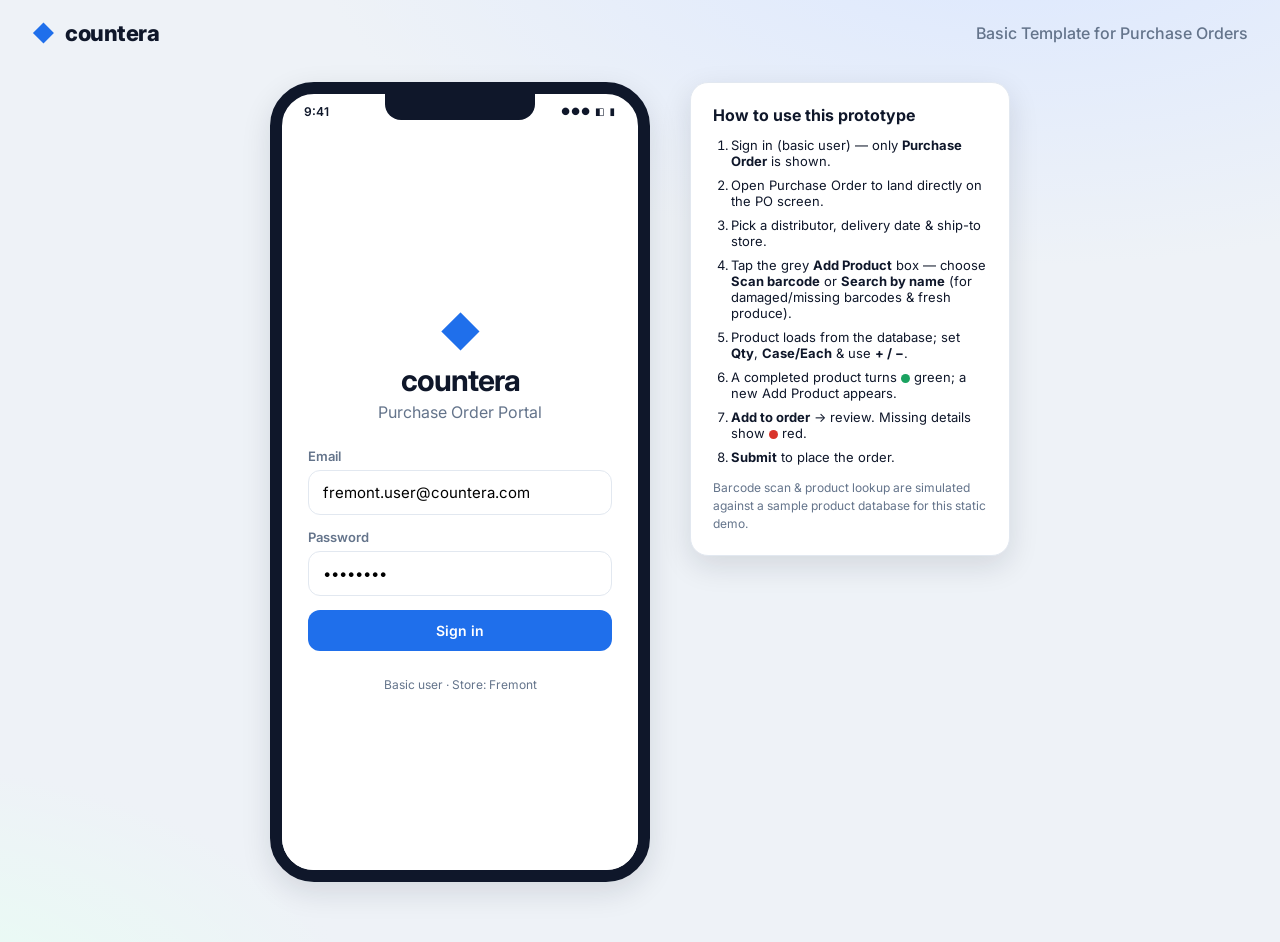
<file: index.html>
<!DOCTYPE html>
<html lang="en">
<head>
  <meta charset="UTF-8" />
  <meta name="viewport" content="width=device-width, initial-scale=1.0" />
  <title>Countera — Basic Template for Purchase Orders</title>
  <link rel="preconnect" href="https://fonts.googleapis.com" />
  <link rel="preconnect" href="https://fonts.gstatic.com" crossorigin />
  <link href="https://fonts.googleapis.com/css2?family=Inter:wght@400;500;600;700;800&display=swap" rel="stylesheet" />
  <link rel="stylesheet" href="styles.css" />
</head>
<body>
  <header class="page-header">
    <div class="brand">
      <span class="brand-mark">◆</span>
      <span class="brand-name">countera</span>
    </div>
    <div class="page-subtitle">Basic Template for Purchase Orders</div>
  </header>

  <main class="stage">
    <!-- Phone device frame -->
    <div class="phone" id="phone">
      <div class="phone-notch"></div>

      <!-- Status bar -->
      <div class="status-bar">
        <span>9:41</span>
        <span class="status-icons">●●● ◧ ▮</span>
      </div>

      <!-- ============ SCREEN 1: LOGIN ============ -->
      <section class="screen screen--login active" data-screen="login">
        <div class="login-wrap">
          <div class="login-brand">
            <span class="brand-mark big">◆</span>
            <h1>countera</h1>
            <p>Purchase Order Portal</p>
          </div>
          <form class="login-form" id="loginForm">
            <label>
              <span>Email</span>
              <input type="email" value="fremont.user@countera.com" autocomplete="username" />
            </label>
            <label>
              <span>Password</span>
              <input type="password" value="••••••••" autocomplete="current-password" />
            </label>
            <button type="submit" class="btn btn--primary btn--block">Sign in</button>
          </form>
          <p class="login-note">Basic user · Store: Fremont</p>
        </div>
      </section>

      <!-- ============ SCREEN 2: DASHBOARD ============ -->
      <section class="screen screen--dashboard" data-screen="dashboard">
        <div class="topbar">
          <div class="topbar-title">Home</div>
          <div class="avatar">FU</div>
        </div>
        <div class="dash-greeting">
          <h2>Welcome back</h2>
          <p>Fremont Store</p>
        </div>
        <!-- Only Purchase Order is visible for basic users (access controlled) -->
        <div class="tabs-grid">
          <button class="tile" id="openPO">
            <span class="tile-icon">🧾</span>
            <span class="tile-label">Purchase Order</span>
            <span class="tile-sub">Create &amp; manage POs</span>
          </button>
        </div>
        <p class="dash-hint">Your access level shows only the tools you need.</p>
      </section>

      <!-- ============ SCREEN 3: PO ENTRY ============ -->
      <section class="screen screen--po" data-screen="po">
        <div class="topbar">
          <button class="icon-btn" data-back="dashboard">‹</button>
          <div class="topbar-title">Purchase Order</div>
          <span class="topbar-spacer"></span>
        </div>

        <div class="po-scroll">
          <!-- Header: distributor + delivery date -->
          <div class="po-head">
            <label class="field field--dist">
              <span class="field-label">Distributor Name</span>
              <select id="distributor">
                <option value="">Select distributor</option>
                <option>PepsiCo Distribution</option>
                <option>Coca-Cola Bottling Co.</option>
                <option>Sysco Foods</option>
                <option>Reyes Beverage Group</option>
              </select>
            </label>
            <label class="field field--date">
              <span class="field-label">Exp. Delivery</span>
              <input type="date" id="deliveryDate" />
            </label>
          </div>

          <!-- Ship to -->
          <label class="field field--ship">
            <span class="field-label">Ship to</span>
            <select id="shipTo">
              <!-- populated by JS based on store access -->
            </select>
            <small class="ship-note" id="shipNote"></small>
          </label>

          <div class="section-divider"><span>Products</span></div>

          <!-- Product rows are injected here -->
          <div id="productList" class="product-list"></div>
        </div>

        <!-- Add to order (bottom-left) -->
        <div class="po-footer">
          <button class="btn btn--primary" id="addToOrder">Add to order</button>
          <span class="po-count" id="poCount">0 items</span>
        </div>
      </section>

      <!-- ============ SCREEN 4: REVIEW ============ -->
      <section class="screen screen--review" data-screen="review">
        <div class="topbar">
          <button class="icon-btn" data-back="po">‹</button>
          <div class="topbar-title">Review Order</div>
          <span class="topbar-spacer"></span>
        </div>

        <div class="review-scroll">
          <div class="review-head" id="reviewHead"></div>
          <div class="section-divider"><span>Items</span></div>
          <div id="reviewList" class="review-list"></div>
          <p class="review-warn" id="reviewWarn"></p>
        </div>

        <!-- Submit (bottom-right) -->
        <div class="review-footer">
          <span class="review-total" id="reviewTotal"></span>
          <button class="btn btn--primary" id="submitOrder">Submit</button>
        </div>
      </section>

      <!-- ============ SCREEN 5: SUCCESS ============ -->
      <section class="screen screen--success" data-screen="success">
        <div class="success-wrap">
          <div class="success-check">✓</div>
          <h2>Order placed</h2>
          <p id="successMsg">Your purchase order has been submitted successfully.</p>
          <button class="btn btn--primary btn--block" id="newOrder">Create another order</button>
        </div>
      </section>

      <!-- Add-method chooser (scan vs search) -->
      <div class="sheet-overlay" id="methodOverlay" hidden>
        <div class="sheet">
          <div class="sheet-handle"></div>
          <h3 class="sheet-title">Add a product</h3>
          <p class="sheet-sub">Scan the barcode, or search by name if it's damaged or missing (e.g. fresh produce).</p>
          <button class="method-btn" id="methodScan">
            <span class="method-icon">📷</span>
            <span class="method-text"><b>Scan barcode</b><small>Open camera and scan</small></span>
            <span class="method-arrow">›</span>
          </button>
          <button class="method-btn" id="methodSearch">
            <span class="method-icon">🔎</span>
            <span class="method-text"><b>Search by name</b><small>No barcode? Type the product name</small></span>
            <span class="method-arrow">›</span>
          </button>
          <button class="btn btn--ghost btn--block sheet-cancel" id="methodCancel">Cancel</button>
        </div>
      </div>

      <!-- Search-by-name overlay -->
      <div class="sheet-overlay" id="searchOverlay" hidden>
        <div class="sheet sheet--search">
          <div class="sheet-handle"></div>
          <div class="search-head">
            <h3 class="sheet-title">Search product</h3>
            <button class="icon-btn" id="searchClose">✕</button>
          </div>
          <input type="text" id="searchInput" class="search-input" placeholder="Type a product name…" autocomplete="off" />
          <div class="search-results" id="searchResults"></div>
        </div>
      </div>

      <!-- Camera / scan overlay -->
      <div class="scan-overlay" id="scanOverlay" hidden>
        <div class="scan-camera">
          <div class="scan-frame">
            <span class="scan-line"></span>
          </div>
          <p class="scan-text">Scanning barcode…</p>
          <p class="scan-sub">Point camera at the product barcode</p>
          <button class="btn btn--ghost" id="cancelScan">Cancel</button>
        </div>
      </div>
    </div>

    <aside class="legend">
      <h3>How to use this prototype</h3>
      <ol>
        <li>Sign in (basic user) — only <b>Purchase Order</b> is shown.</li>
        <li>Open Purchase Order to land directly on the PO screen.</li>
        <li>Pick a distributor, delivery date &amp; ship-to store.</li>
        <li>Tap the grey <b>Add Product</b> box — choose <b>Scan barcode</b> or <b>Search by name</b> (for damaged/missing barcodes &amp; fresh produce).</li>
        <li>Product loads from the database; set <b>Qty</b>, <b>Case/Each</b> &amp; use <b>+ / −</b>.</li>
        <li>A completed product turns <span class="dot dot--green"></span> green; a new Add Product appears.</li>
        <li><b>Add to order</b> → review. Missing details show <span class="dot dot--red"></span> red.</li>
        <li><b>Submit</b> to place the order.</li>
      </ol>
      <p class="legend-note">Barcode scan &amp; product lookup are simulated against a sample product database for this static demo.</p>
    </aside>
  </main>

  <script src="data.js"></script>
  <script src="app.js"></script>
</body>
</html>
</file>
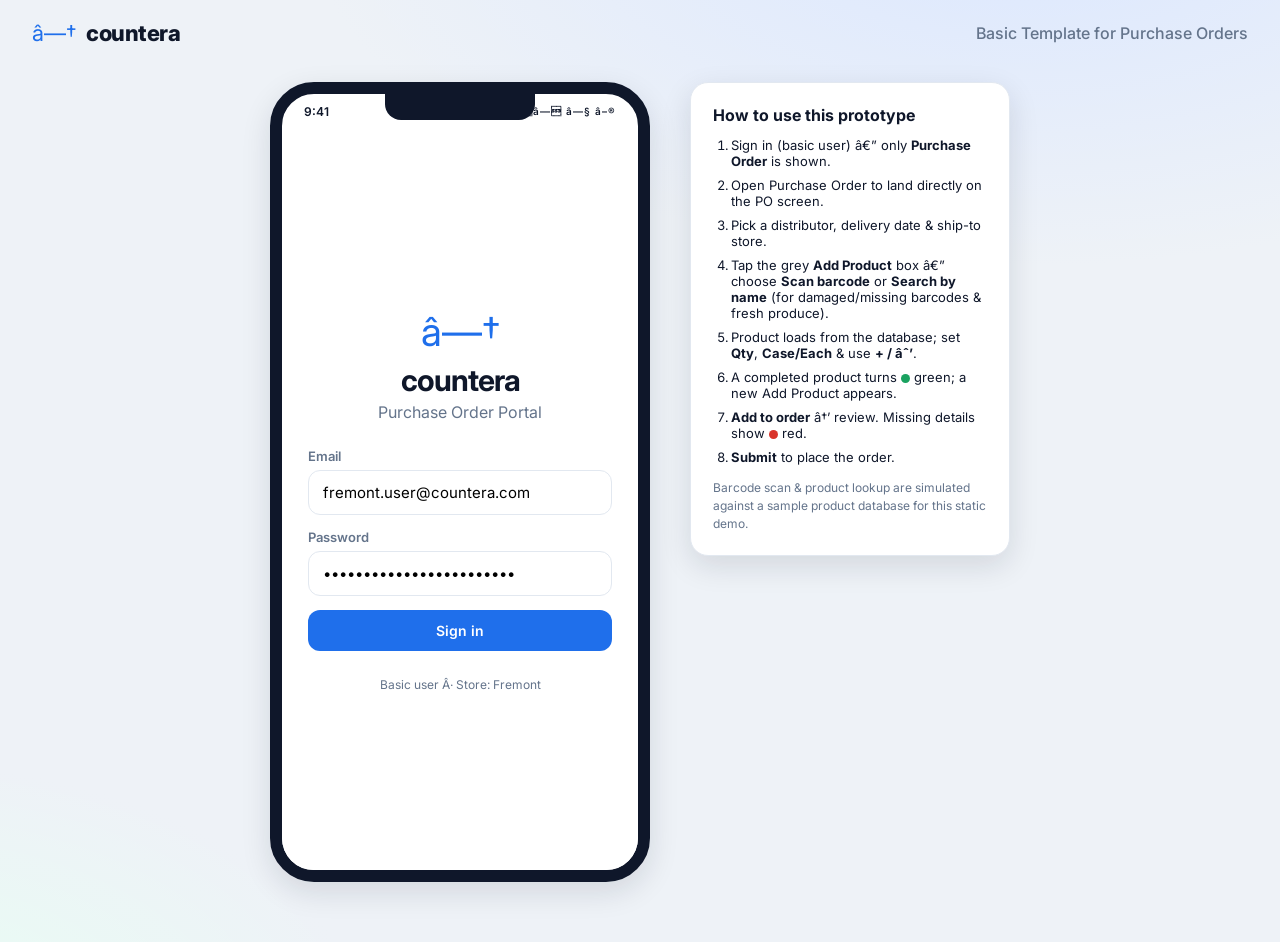
<file: countera-po.html>
﻿<!DOCTYPE html>
<html lang="en">
<head>
  <meta charset="UTF-8" />
  <meta name="viewport" content="width=device-width, initial-scale=1.0" />
  <title>Countera â€” Basic Template for Purchase Orders</title>
  <link rel="preconnect" href="https://fonts.googleapis.com" />
  <link rel="preconnect" href="https://fonts.gstatic.com" crossorigin />
  <link href="https://fonts.googleapis.com/css2?family=Inter:wght@400;500;600;700;800&display=swap" rel="stylesheet" />
  <style>
:root {
  --brand: #1f6feb;
  --brand-dark: #1a5fd0;
  --ink: #0f172a;
  --muted: #64748b;
  --line: #e2e8f0;
  --bg: #eef2f7;
  --grey-box: #e9edf2;
  --grey-box-line: #d3dae3;
  --green: #1aa260;
  --green-bg: #e7f7ee;
  --green-line: #bfe9d0;
  --red: #d9342b;
  --red-bg: #fdeceb;
  --red-line: #f3c4c1;
  --radius: 16px;
  --shadow: 0 10px 30px rgba(15, 23, 42, 0.12);
}

* { box-sizing: border-box; margin: 0; padding: 0; }

body {
  font-family: "Inter", system-ui, -apple-system, sans-serif;
  color: var(--ink);
  background:
    radial-gradient(1200px 600px at 80% -10%, #dbe7ff 0%, transparent 60%),
    radial-gradient(900px 500px at -10% 110%, #e7fff3 0%, transparent 55%),
    var(--bg);
  min-height: 100vh;
}

/* ---------- Page header ---------- */
.page-header {
  display: flex;
  align-items: center;
  justify-content: space-between;
  padding: 20px 32px;
  flex-wrap: wrap;
  gap: 8px;
}
.brand { display: flex; align-items: center; gap: 10px; }
.brand-mark { color: var(--brand); font-size: 22px; }
.brand-mark.big { font-size: 40px; }
.brand-name {
  font-weight: 800;
  font-size: 22px;
  letter-spacing: -0.5px;
}
.page-subtitle { color: var(--muted); font-weight: 500; }

/* ---------- Stage / layout ---------- */
.stage {
  display: flex;
  gap: 40px;
  align-items: flex-start;
  justify-content: center;
  padding: 16px 24px 60px;
  flex-wrap: wrap;
}

/* ---------- Phone frame ---------- */
.phone {
  position: relative;
  width: 380px;
  height: 800px;
  background: #ffffff;
  border-radius: 44px;
  border: 12px solid #0f172a;
  box-shadow: var(--shadow);
  overflow: hidden;
  flex: 0 0 auto;
}
.phone-notch {
  position: absolute;
  top: 0; left: 50%;
  transform: translateX(-50%);
  width: 150px; height: 26px;
  background: #0f172a;
  border-radius: 0 0 16px 16px;
  z-index: 30;
}
.status-bar {
  position: absolute;
  top: 0; left: 0; right: 0;
  height: 34px;
  display: flex;
  align-items: center;
  justify-content: space-between;
  padding: 0 22px;
  font-size: 12px;
  font-weight: 600;
  color: #0f172a;
  z-index: 20;
}
.status-icons { letter-spacing: 1px; font-size: 10px; }

/* ---------- Screens ---------- */
.screen {
  position: absolute;
  inset: 34px 0 0 0;
  display: none;
  flex-direction: column;
  background: #ffffff;
}
.screen.active { display: flex; }

/* ---------- Top bar ---------- */
.topbar {
  display: flex;
  align-items: center;
  justify-content: space-between;
  padding: 12px 18px;
  border-bottom: 1px solid var(--line);
  background: #fff;
}
.topbar-title { font-weight: 700; font-size: 17px; }
.topbar-spacer { width: 32px; }
.icon-btn {
  width: 32px; height: 32px;
  border: none; background: #f1f5f9;
  border-radius: 10px;
  font-size: 22px; line-height: 1;
  color: var(--ink); cursor: pointer;
}
.avatar {
  width: 34px; height: 34px;
  border-radius: 50%;
  background: var(--brand);
  color: #fff;
  display: grid; place-items: center;
  font-size: 12px; font-weight: 700;
}

/* ---------- Buttons ---------- */
.btn {
  border: none; cursor: pointer;
  font-family: inherit; font-weight: 600; font-size: 14px;
  padding: 12px 18px; border-radius: 12px;
  transition: transform .05s ease, background .15s ease, opacity .15s ease;
}
.btn:active { transform: scale(.98); }
.btn--primary { background: var(--brand); color: #fff; }
.btn--primary:hover { background: var(--brand-dark); }
.btn--primary:disabled { background: #cbd5e1; cursor: not-allowed; }
.btn--ghost { background: transparent; color: #fff; border: 1px solid rgba(255,255,255,.6); }
.btn--block { width: 100%; }

/* ---------- Login ---------- */
.screen--login { justify-content: center; }
.login-wrap { padding: 0 26px; display: flex; flex-direction: column; gap: 26px; }
.login-brand { text-align: center; }
.login-brand h1 { font-size: 30px; letter-spacing: -1px; margin-top: 6px; }
.login-brand p { color: var(--muted); margin-top: 4px; }
.login-form { display: flex; flex-direction: column; gap: 14px; }
.login-form label { display: flex; flex-direction: column; gap: 6px; font-size: 13px; font-weight: 600; color: var(--muted); }
.login-form input {
  padding: 12px 14px; border: 1px solid var(--line);
  border-radius: 12px; font-size: 15px; font-family: inherit;
}
.login-note { text-align: center; color: var(--muted); font-size: 12px; }

/* ---------- Dashboard ---------- */
.dash-greeting { padding: 18px; }
.dash-greeting h2 { font-size: 22px; }
.dash-greeting p { color: var(--muted); margin-top: 2px; }
.tabs-grid { padding: 0 18px; display: grid; gap: 14px; }
.tile {
  text-align: left; cursor: pointer;
  background: linear-gradient(135deg, #1f6feb, #4f93ff);
  color: #fff; border: none;
  border-radius: 18px; padding: 22px;
  display: flex; flex-direction: column; gap: 4px;
  box-shadow: 0 8px 18px rgba(31,111,235,.28);
}
.tile-icon { font-size: 30px; }
.tile-label { font-size: 18px; font-weight: 700; margin-top: 6px; }
.tile-sub { font-size: 13px; opacity: .9; }
.dash-hint { color: var(--muted); font-size: 12px; padding: 16px 18px; }

/* ---------- PO entry ---------- */
.po-scroll { flex: 1; overflow-y: auto; padding: 16px 16px 8px; }
.po-head { display: flex; gap: 10px; }
.field { display: flex; flex-direction: column; gap: 5px; margin-bottom: 12px; }
.field-label { font-size: 11px; font-weight: 700; color: var(--muted); text-transform: uppercase; letter-spacing: .4px; }
.field select, .field input {
  width: 100%;
  padding: 10px 12px;
  border: 1px solid var(--line);
  border-radius: 10px;
  font-size: 14px; font-family: inherit;
  background: #fff; color: var(--ink);
}
.field--dist { flex: 2; }
.field--date { flex: 1.1; }
.field--date input { padding: 10px 8px; }
.ship-note { font-size: 11px; color: var(--brand); font-weight: 600; }

.section-divider {
  display: flex; align-items: center; gap: 10px;
  margin: 6px 0 12px; color: var(--muted);
  font-size: 12px; font-weight: 700; text-transform: uppercase; letter-spacing: .5px;
}
.section-divider::before, .section-divider::after {
  content: ""; flex: 1; height: 1px; background: var(--line);
}

/* product rows */
.product-list { display: flex; flex-direction: column; gap: 14px; }
.product-row { display: flex; gap: 8px; align-items: stretch; }

/* left 2/3: add-product / details */
.prod-main {
  flex: 2;
  border-radius: 14px;
  min-height: 104px;
}
/* grey empty add-product box */
.prod-add {
  background: var(--grey-box);
  border: 1.5px dashed var(--grey-box-line);
  display: flex; flex-direction: column;
  align-items: center; justify-content: center; gap: 6px;
  color: var(--muted); cursor: pointer;
  text-align: center; padding: 12px;
}
.prod-add:hover { background: #e2e8f0; }
.prod-add .plus { font-size: 26px; line-height: 1; color: var(--brand); }
.prod-add .add-label { font-weight: 700; color: var(--ink); }
.prod-add .add-sub { font-size: 11px; }

/* filled product details */
.prod-filled {
  background: #fbfdff;
  border: 1.5px solid var(--line);
  padding: 12px;
  display: flex; gap: 10px;
}
.prod-filled.complete { background: var(--green-bg); border-color: var(--green-line); }
.prod-emoji {
  width: 44px; height: 44px; border-radius: 10px;
  background: #fff; border: 1px solid var(--line);
  display: grid; place-items: center; font-size: 24px; flex: 0 0 auto;
}
.prod-info { display: flex; flex-direction: column; gap: 2px; min-width: 0; }
.prod-name { font-weight: 700; font-size: 14px; }
.prod-variant { font-size: 12px; color: var(--muted); }
.prod-sku { font-size: 11px; color: var(--muted); }
.prod-badge {
  margin-top: auto; align-self: flex-start;
  font-size: 11px; font-weight: 700;
  color: var(--green); display: inline-flex; align-items: center; gap: 4px;
}

/* right 1/3: three small boxes */
.prod-controls {
  flex: 1;
  display: flex; flex-direction: column; gap: 6px;
}
.ctrl-box {
  border: 1px solid var(--line);
  border-radius: 10px;
  background: #fff;
  flex: 1;
  display: flex; align-items: center; justify-content: center;
  position: relative;
  min-height: 30px;
}
.ctrl-box[data-disabled="true"] { background: #f1f5f9; opacity: .55; pointer-events: none; }
.ctrl-label {
  position: absolute; top: 3px; left: 6px;
  font-size: 8px; font-weight: 700; color: var(--muted);
  text-transform: uppercase; letter-spacing: .3px;
}
.ctrl-qty input {
  width: 100%; height: 100%; border: none; background: transparent;
  text-align: center; font-size: 16px; font-weight: 700; font-family: inherit;
  padding-top: 8px; color: var(--ink);
}
.ctrl-qty input:focus { outline: none; }
.ctrl-unit { cursor: pointer; }
.ctrl-unit .unit-val { font-size: 13px; font-weight: 700; padding-top: 6px; }
.ctrl-step { gap: 0; padding-top: 6px; }
.ctrl-step button {
  flex: 1; height: 100%; border: none; background: transparent;
  font-size: 18px; font-weight: 700; cursor: pointer; color: var(--brand);
}
.ctrl-step .divider { width: 1px; background: var(--line); height: 60%; }

/* ---------- PO footer ---------- */
.po-footer {
  display: flex; align-items: center; justify-content: space-between;
  padding: 12px 16px; border-top: 1px solid var(--line);
  background: #fff;
}
.po-count { color: var(--muted); font-size: 13px; font-weight: 600; }

/* ---------- Review ---------- */
.review-scroll { flex: 1; overflow-y: auto; padding: 16px; }
.review-head {
  background: #f8fafc; border: 1px solid var(--line);
  border-radius: 14px; padding: 14px;
  display: grid; grid-template-columns: 1fr 1fr; gap: 12px;
}
.rh-item { display: flex; flex-direction: column; gap: 2px; }
.rh-item.full { grid-column: 1 / -1; }
.rh-label { font-size: 10px; font-weight: 700; color: var(--muted); text-transform: uppercase; letter-spacing: .4px; }
.rh-value { font-size: 13px; font-weight: 600; }

.review-list { display: flex; flex-direction: column; gap: 10px; }
.review-item {
  border: 1.5px solid var(--green-line); background: var(--green-bg);
  border-radius: 12px; padding: 12px;
  display: flex; gap: 10px; align-items: center;
}
.review-item.incomplete { border-color: var(--red-line); background: var(--red-bg); }
.review-item .ri-emoji {
  width: 40px; height: 40px; border-radius: 10px; background: #fff;
  border: 1px solid var(--line); display: grid; place-items: center; font-size: 22px; flex: 0 0 auto;
}
.ri-info { flex: 1; min-width: 0; }
.ri-name { font-weight: 700; font-size: 14px; }
.ri-meta { font-size: 12px; color: var(--muted); }
.ri-flag { font-size: 11px; font-weight: 700; }
.ri-flag.ok { color: var(--green); }
.ri-flag.bad { color: var(--red); }
.ri-qty { text-align: right; font-size: 13px; font-weight: 700; }

.review-warn {
  margin-top: 14px; font-size: 12px; font-weight: 600;
  color: var(--red); background: var(--red-bg);
  border: 1px solid var(--red-line); border-radius: 10px; padding: 10px;
}
.review-warn.ok { color: var(--green); background: var(--green-bg); border-color: var(--green-line); }
.review-warn:empty { display: none; }

.review-footer {
  display: flex; align-items: center; justify-content: space-between;
  padding: 12px 16px; border-top: 1px solid var(--line); background: #fff;
}
.review-total { font-weight: 700; font-size: 15px; }

/* ---------- Success ---------- */
.screen--success { justify-content: center; align-items: center; text-align: center; }
.success-wrap { padding: 0 30px; display: flex; flex-direction: column; align-items: center; gap: 12px; }
.success-check {
  width: 80px; height: 80px; border-radius: 50%;
  background: var(--green-bg); color: var(--green);
  display: grid; place-items: center; font-size: 42px; font-weight: 800;
  margin-bottom: 6px;
}
.success-wrap h2 { font-size: 24px; }
.success-wrap p { color: var(--muted); }
.success-wrap .btn { margin-top: 18px; }

/* ---------- Scan overlay ---------- */
.scan-overlay {
  position: absolute; inset: 0; z-index: 40;
  background: rgba(8, 12, 22, 0.92);
  display: flex; align-items: center; justify-content: center;
}
.scan-overlay[hidden] { display: none; }
.scan-camera { text-align: center; color: #fff; padding: 20px; width: 100%; }
.scan-frame {
  width: 220px; height: 220px; margin: 0 auto 18px;
  border: 2px solid rgba(255,255,255,.4); border-radius: 18px;
  position: relative; overflow: hidden;
  background:
    linear-gradient(90deg, rgba(255,255,255,.06) 0 8px, transparent 8px 16px);
}
.scan-frame::before, .scan-frame::after {
  content: ""; position: absolute; width: 28px; height: 28px;
  border: 3px solid var(--brand);
}
.scan-frame::before { top: 8px; left: 8px; border-right: none; border-bottom: none; border-radius: 6px 0 0 0; }
.scan-frame::after { bottom: 8px; right: 8px; border-left: none; border-top: none; border-radius: 0 0 6px 0; }
.scan-line {
  position: absolute; left: 8px; right: 8px; height: 2px;
  background: var(--brand); box-shadow: 0 0 12px 2px rgba(31,111,235,.8);
  animation: scan 1.4s ease-in-out infinite;
}
@keyframes scan {
  0% { top: 12px; } 50% { top: calc(100% - 14px); } 100% { top: 12px; }
}
.scan-text { font-weight: 700; font-size: 16px; }
.scan-sub { color: rgba(255,255,255,.7); font-size: 12px; margin-top: 4px; margin-bottom: 18px; }

/* ---------- Bottom-sheet overlays (method picker + search) ---------- */
.sheet-overlay {
  position: absolute; inset: 0; z-index: 45;
  background: rgba(8, 12, 22, 0.45);
  display: flex; align-items: flex-end;
}
.sheet-overlay[hidden] { display: none; }
.sheet {
  width: 100%;
  background: #fff;
  border-radius: 22px 22px 0 0;
  padding: 12px 18px 20px;
  box-shadow: 0 -10px 30px rgba(15, 23, 42, 0.18);
  animation: sheet-up .22s ease;
}
@keyframes sheet-up { from { transform: translateY(40px); opacity: .4; } to { transform: translateY(0); opacity: 1; } }
.sheet-handle {
  width: 40px; height: 4px; border-radius: 4px; background: #cbd5e1;
  margin: 2px auto 12px;
}
.sheet-title { font-size: 17px; font-weight: 700; }
.sheet-sub { font-size: 12px; color: var(--muted); margin: 4px 0 14px; line-height: 1.5; }
.sheet-cancel { margin-top: 12px; color: var(--muted); border-color: var(--line); }

.method-btn {
  width: 100%; display: flex; align-items: center; gap: 12px;
  background: #f8fafc; border: 1px solid var(--line);
  border-radius: 14px; padding: 14px; margin-bottom: 10px;
  cursor: pointer; text-align: left; font-family: inherit;
}
.method-btn:hover { background: #eef2f7; }
.method-icon {
  width: 42px; height: 42px; border-radius: 12px; background: #fff;
  border: 1px solid var(--line); display: grid; place-items: center; font-size: 22px; flex: 0 0 auto;
}
.method-text { display: flex; flex-direction: column; flex: 1; }
.method-text b { font-size: 14px; }
.method-text small { font-size: 11px; color: var(--muted); }
.method-arrow { color: var(--muted); font-size: 22px; }

/* search sheet */
.sheet--search { height: 78%; display: flex; flex-direction: column; }
.search-head { display: flex; align-items: center; justify-content: space-between; }
.search-input {
  width: 100%; margin: 12px 0; padding: 12px 14px;
  border: 1px solid var(--line); border-radius: 12px;
  font-size: 15px; font-family: inherit;
}
.search-input:focus { outline: none; border-color: var(--brand); }
.search-results { flex: 1; overflow-y: auto; display: flex; flex-direction: column; gap: 8px; }
.search-result {
  width: 100%; display: flex; align-items: center; gap: 10px;
  background: #fff; border: 1px solid var(--line); border-radius: 12px;
  padding: 10px; cursor: pointer; text-align: left; font-family: inherit;
}
.search-result:hover { background: #f8fafc; }
.sr-emoji {
  width: 38px; height: 38px; border-radius: 10px; background: #f8fafc;
  border: 1px solid var(--line); display: grid; place-items: center; font-size: 20px; flex: 0 0 auto;
}
.sr-info { display: flex; flex-direction: column; flex: 1; min-width: 0; }
.sr-name { font-weight: 700; font-size: 14px; }
.sr-meta { font-size: 11px; color: var(--muted); }
.sr-add { color: var(--brand); font-weight: 700; font-size: 13px; }
.search-empty { color: var(--muted); font-size: 13px; text-align: center; padding: 20px 0; }

/* ---------- Legend ---------- */
.legend {
  max-width: 320px; background: #fff;
  border: 1px solid var(--line); border-radius: 18px;
  padding: 22px; box-shadow: var(--shadow);
}
.legend h3 { font-size: 16px; margin-bottom: 12px; }
.legend ol { margin-left: 18px; display: flex; flex-direction: column; gap: 8px; color: var(--ink); font-size: 13px; }
.legend-note { margin-top: 14px; color: var(--muted); font-size: 12px; line-height: 1.5; }
.dot { display: inline-block; width: 9px; height: 9px; border-radius: 50%; vertical-align: middle; }
.dot--green { background: var(--green); }
.dot--red { background: var(--red); }

@media (max-width: 820px) {
  .legend { max-width: 380px; }
}

</style>
</head>
<body>
  <header class="page-header">
    <div class="brand">
      <span class="brand-mark">â—†</span>
      <span class="brand-name">countera</span>
    </div>
    <div class="page-subtitle">Basic Template for Purchase Orders</div>
  </header>

  <main class="stage">
    <!-- Phone device frame -->
    <div class="phone" id="phone">
      <div class="phone-notch"></div>

      <!-- Status bar -->
      <div class="status-bar">
        <span>9:41</span>
        <span class="status-icons">â—â—â— â—§ â–®</span>
      </div>

      <!-- ============ SCREEN 1: LOGIN ============ -->
      <section class="screen screen--login active" data-screen="login">
        <div class="login-wrap">
          <div class="login-brand">
            <span class="brand-mark big">â—†</span>
            <h1>countera</h1>
            <p>Purchase Order Portal</p>
          </div>
          <form class="login-form" id="loginForm">
            <label>
              <span>Email</span>
              <input type="email" value="fremont.user@countera.com" autocomplete="username" />
            </label>
            <label>
              <span>Password</span>
              <input type="password" value="â€¢â€¢â€¢â€¢â€¢â€¢â€¢â€¢" autocomplete="current-password" />
            </label>
            <button type="submit" class="btn btn--primary btn--block">Sign in</button>
          </form>
          <p class="login-note">Basic user Â· Store: Fremont</p>
        </div>
      </section>

      <!-- ============ SCREEN 2: DASHBOARD ============ -->
      <section class="screen screen--dashboard" data-screen="dashboard">
        <div class="topbar">
          <div class="topbar-title">Home</div>
          <div class="avatar">FU</div>
        </div>
        <div class="dash-greeting">
          <h2>Welcome back</h2>
          <p>Fremont Store</p>
        </div>
        <!-- Only Purchase Order is visible for basic users (access controlled) -->
        <div class="tabs-grid">
          <button class="tile" id="openPO">
            <span class="tile-icon">ðŸ§¾</span>
            <span class="tile-label">Purchase Order</span>
            <span class="tile-sub">Create &amp; manage POs</span>
          </button>
        </div>
        <p class="dash-hint">Your access level shows only the tools you need.</p>
      </section>

      <!-- ============ SCREEN 3: PO ENTRY ============ -->
      <section class="screen screen--po" data-screen="po">
        <div class="topbar">
          <button class="icon-btn" data-back="dashboard">â€¹</button>
          <div class="topbar-title">Purchase Order</div>
          <span class="topbar-spacer"></span>
        </div>

        <div class="po-scroll">
          <!-- Header: distributor + delivery date -->
          <div class="po-head">
            <label class="field field--dist">
              <span class="field-label">Distributor Name</span>
              <select id="distributor">
                <option value="">Select distributor</option>
                <option>PepsiCo Distribution</option>
                <option>Coca-Cola Bottling Co.</option>
                <option>Sysco Foods</option>
                <option>Reyes Beverage Group</option>
              </select>
            </label>
            <label class="field field--date">
              <span class="field-label">Exp. Delivery</span>
              <input type="date" id="deliveryDate" />
            </label>
          </div>

          <!-- Ship to -->
          <label class="field field--ship">
            <span class="field-label">Ship to</span>
            <select id="shipTo">
              <!-- populated by JS based on store access -->
            </select>
            <small class="ship-note" id="shipNote"></small>
          </label>

          <div class="section-divider"><span>Products</span></div>

          <!-- Product rows are injected here -->
          <div id="productList" class="product-list"></div>
        </div>

        <!-- Add to order (bottom-left) -->
        <div class="po-footer">
          <button class="btn btn--primary" id="addToOrder">Add to order</button>
          <span class="po-count" id="poCount">0 items</span>
        </div>
      </section>

      <!-- ============ SCREEN 4: REVIEW ============ -->
      <section class="screen screen--review" data-screen="review">
        <div class="topbar">
          <button class="icon-btn" data-back="po">â€¹</button>
          <div class="topbar-title">Review Order</div>
          <span class="topbar-spacer"></span>
        </div>

        <div class="review-scroll">
          <div class="review-head" id="reviewHead"></div>
          <div class="section-divider"><span>Items</span></div>
          <div id="reviewList" class="review-list"></div>
          <p class="review-warn" id="reviewWarn"></p>
        </div>

        <!-- Submit (bottom-right) -->
        <div class="review-footer">
          <span class="review-total" id="reviewTotal"></span>
          <button class="btn btn--primary" id="submitOrder">Submit</button>
        </div>
      </section>

      <!-- ============ SCREEN 5: SUCCESS ============ -->
      <section class="screen screen--success" data-screen="success">
        <div class="success-wrap">
          <div class="success-check">âœ“</div>
          <h2>Order placed</h2>
          <p id="successMsg">Your purchase order has been submitted successfully.</p>
          <button class="btn btn--primary btn--block" id="newOrder">Create another order</button>
        </div>
      </section>

      <!-- Add-method chooser (scan vs search) -->
      <div class="sheet-overlay" id="methodOverlay" hidden>
        <div class="sheet">
          <div class="sheet-handle"></div>
          <h3 class="sheet-title">Add a product</h3>
          <p class="sheet-sub">Scan the barcode, or search by name if it's damaged or missing (e.g. fresh produce).</p>
          <button class="method-btn" id="methodScan">
            <span class="method-icon">ðŸ“·</span>
            <span class="method-text"><b>Scan barcode</b><small>Open camera and scan</small></span>
            <span class="method-arrow">â€º</span>
          </button>
          <button class="method-btn" id="methodSearch">
            <span class="method-icon">ðŸ”Ž</span>
            <span class="method-text"><b>Search by name</b><small>No barcode? Type the product name</small></span>
            <span class="method-arrow">â€º</span>
          </button>
          <button class="btn btn--ghost btn--block sheet-cancel" id="methodCancel">Cancel</button>
        </div>
      </div>

      <!-- Search-by-name overlay -->
      <div class="sheet-overlay" id="searchOverlay" hidden>
        <div class="sheet sheet--search">
          <div class="sheet-handle"></div>
          <div class="search-head">
            <h3 class="sheet-title">Search product</h3>
            <button class="icon-btn" id="searchClose">âœ•</button>
          </div>
          <input type="text" id="searchInput" class="search-input" placeholder="Type a product nameâ€¦" autocomplete="off" />
          <div class="search-results" id="searchResults"></div>
        </div>
      </div>

      <!-- Camera / scan overlay -->
      <div class="scan-overlay" id="scanOverlay" hidden>
        <div class="scan-camera">
          <div class="scan-frame">
            <span class="scan-line"></span>
          </div>
          <p class="scan-text">Scanning barcodeâ€¦</p>
          <p class="scan-sub">Point camera at the product barcode</p>
          <button class="btn btn--ghost" id="cancelScan">Cancel</button>
        </div>
      </div>
    </div>

    <aside class="legend">
      <h3>How to use this prototype</h3>
      <ol>
        <li>Sign in (basic user) â€” only <b>Purchase Order</b> is shown.</li>
        <li>Open Purchase Order to land directly on the PO screen.</li>
        <li>Pick a distributor, delivery date &amp; ship-to store.</li>
        <li>Tap the grey <b>Add Product</b> box â€” choose <b>Scan barcode</b> or <b>Search by name</b> (for damaged/missing barcodes &amp; fresh produce).</li>
        <li>Product loads from the database; set <b>Qty</b>, <b>Case/Each</b> &amp; use <b>+ / âˆ’</b>.</li>
        <li>A completed product turns <span class="dot dot--green"></span> green; a new Add Product appears.</li>
        <li><b>Add to order</b> â†’ review. Missing details show <span class="dot dot--red"></span> red.</li>
        <li><b>Submit</b> to place the order.</li>
      </ol>
      <p class="legend-note">Barcode scan &amp; product lookup are simulated against a sample product database for this static demo.</p>
    </aside>
  </main>

  <script>
// Sample product "database". In a real app this would be a backend lookup
// keyed by the scanned barcode. Here we simulate a scan returning one of these.
const PRODUCT_DB = [
  {
    barcode: "012000161155",
    name: "Pepsi Cola",
    variant: "12 oz Can Â· 24-pack",
    sku: "PEP-12OZ-24",
    unitPrice: 11.49,
    image: "ðŸ¥¤",
  },
  {
    barcode: "049000050103",
    name: "Coca-Cola Classic",
    variant: "20 oz Bottle Â· 24-pack",
    sku: "COK-20OZ-24",
    unitPrice: 23.99,
    image: "ðŸ§´",
  },
  {
    barcode: "028400090858",
    name: "Lay's Classic Chips",
    variant: "1 oz Bag Â· 64-count",
    sku: "LAY-1OZ-64",
    unitPrice: 28.5,
    image: "ðŸ¥”",
  },
  {
    barcode: "012000005237",
    name: "Mountain Dew",
    variant: "12 oz Can Â· 12-pack",
    sku: "MTD-12OZ-12",
    unitPrice: 6.99,
    image: "ðŸ¥¤",
  },
  {
    barcode: "078000113464",
    name: "7UP Lemon Lime",
    variant: "2 L Bottle Â· 8-pack",
    sku: "7UP-2L-08",
    unitPrice: 14.25,
    image: "ðŸ§´",
  },
  {
    barcode: "044000032029",
    name: "Oreo Cookies",
    variant: "14.3 oz Pack Â· 12-count",
    sku: "ORE-14OZ-12",
    unitPrice: 39.0,
    image: "ðŸª",
  },
  // Fresh produce / items with no (or damaged) barcode â€” found via name search only
  {
    barcode: null,
    name: "Bananas",
    variant: "Fresh Â· per lb",
    sku: "PRD-BANANA",
    unitPrice: 0.59,
    image: "ðŸŒ",
  },
  {
    barcode: null,
    name: "Roma Tomatoes",
    variant: "Fresh Â· per lb",
    sku: "PRD-TOMATO",
    unitPrice: 1.29,
    image: "ðŸ…",
  },
  {
    barcode: null,
    name: "Gala Apples",
    variant: "Fresh Â· per case",
    sku: "PRD-APPLE",
    unitPrice: 24.0,
    image: "ðŸŽ",
  },
  {
    barcode: null,
    name: "Yellow Onions",
    variant: "Fresh Â· 50 lb bag",
    sku: "PRD-ONION",
    unitPrice: 18.5,
    image: "ðŸ§…",
  },
];

// Store-access config. A basic user is tied to their own store by default.
// If they have multi-store access, the Ship-to becomes a multi-option select.
const USER_PROFILE = {
  name: "Fremont User",
  homeStore: "Fremont Store â€” 39201 Cherry St, Fremont, CA",
  // set to true to demonstrate multi-store access
  multiStoreAccess: true,
  accessibleStores: [
    "Fremont Store â€” 39201 Cherry St, Fremont, CA",
    "San Jose Store â€” 1410 Monterey Rd, San Jose, CA",
    "Hayward Store â€” 880 A St, Hayward, CA",
  ],
};

</script>
  <script>
// ---------------- Screen navigation ----------------
function showScreen(name) {
  document.querySelectorAll(".screen").forEach((s) => {
    s.classList.toggle("active", s.dataset.screen === name);
  });
}

document.getElementById("loginForm").addEventListener("submit", (e) => {
  e.preventDefault();
  showScreen("dashboard"); // stable session, lands on home
});

// Single-click straight into the PO screen (no sidebar)
document.getElementById("openPO").addEventListener("click", () => {
  showScreen("po");
});

document.querySelectorAll("[data-back]").forEach((btn) => {
  btn.addEventListener("click", () => showScreen(btn.dataset.back));
});

// ---------------- Ship-to (store access) ----------------
function initShipTo() {
  const sel = document.getElementById("shipTo");
  const note = document.getElementById("shipNote");
  sel.innerHTML = "";

  if (USER_PROFILE.multiStoreAccess && USER_PROFILE.accessibleStores.length > 1) {
    USER_PROFILE.accessibleStores.forEach((store) => {
      const opt = document.createElement("option");
      opt.textContent = store;
      sel.appendChild(opt);
    });
    sel.value = USER_PROFILE.homeStore;
    note.textContent = "Multi-store access Â· select destination store";
  } else {
    const opt = document.createElement("option");
    opt.textContent = USER_PROFILE.homeStore;
    sel.appendChild(opt);
    sel.value = USER_PROFILE.homeStore;
    sel.disabled = true;
    note.textContent = "Defaulted to your store";
  }
}

// Default delivery date = today + 3 days
function initDate() {
  const d = new Date();
  d.setDate(d.getDate() + 3);
  document.getElementById("deliveryDate").value = d.toISOString().slice(0, 10);
}

// ---------------- Product rows ----------------
let rowId = 0;
const productList = document.getElementById("productList");

function makeEmptyRow() {
  const row = document.createElement("div");
  row.className = "product-row";
  row.dataset.state = "empty";
  row.dataset.id = ++rowId;
  row.innerHTML = `
    <div class="prod-main prod-add">
      <span class="plus">ï¼‹</span>
      <span class="add-label">Add Product</span>
      <span class="add-sub">Scan barcode or search by name</span>
    </div>
    <div class="prod-controls">
      <div class="ctrl-box ctrl-qty" data-disabled="true">
        <span class="ctrl-label">Qty</span>
        <input type="number" min="0" placeholder="â€“" />
      </div>
      <div class="ctrl-box ctrl-unit" data-disabled="true">
        <span class="ctrl-label">Unit</span>
        <span class="unit-val">Case</span>
      </div>
      <div class="ctrl-box ctrl-step" data-disabled="true">
        <button class="step-minus">âˆ’</button>
        <span class="divider"></span>
        <button class="step-plus">ï¼‹</button>
      </div>
    </div>`;

  row.querySelector(".prod-add").addEventListener("click", () => openMethodPicker(row));
  productList.appendChild(row);
  return row;
}

// ---------------- Add-method picker (scan vs search) ----------------
function openMethodPicker(row) {
  const overlay = document.getElementById("methodOverlay");
  overlay.hidden = false;

  document.getElementById("methodScan").onclick = () => {
    overlay.hidden = true;
    startScan(row);
  };
  document.getElementById("methodSearch").onclick = () => {
    overlay.hidden = true;
    openSearch(row);
  };
  document.getElementById("methodCancel").onclick = () => {
    overlay.hidden = true;
  };
}

function startScan(row) {
  const overlay = document.getElementById("scanOverlay");
  overlay.hidden = false;
  // A scan only resolves to products that actually carry a barcode
  const scannable = PRODUCT_DB.filter((p) => p.barcode);
  const timer = setTimeout(() => {
    overlay.hidden = true;
    const product = scannable[Math.floor(Math.random() * scannable.length)];
    fillRow(row, product);
  }, 1800);

  document.getElementById("cancelScan").onclick = () => {
    clearTimeout(timer);
    overlay.hidden = true;
  };
}

// ---------------- Search by name (no / damaged barcode) ----------------
function openSearch(row) {
  const overlay = document.getElementById("searchOverlay");
  const input = document.getElementById("searchInput");
  overlay.hidden = false;
  input.value = "";
  renderSearchResults("", row);
  setTimeout(() => input.focus(), 50);

  input.oninput = () => renderSearchResults(input.value, row);
  document.getElementById("searchClose").onclick = () => {
    overlay.hidden = true;
  };
}

function renderSearchResults(query, row) {
  const box = document.getElementById("searchResults");
  const q = query.trim().toLowerCase();
  const matches = PRODUCT_DB.filter(
    (p) => p.name.toLowerCase().includes(q) || (p.sku || "").toLowerCase().includes(q)
  );

  if (matches.length === 0) {
    box.innerHTML = `<p class="search-empty">No products match â€œ${query}â€.</p>`;
    return;
  }

  box.innerHTML = "";
  matches.forEach((p) => {
    const item = document.createElement("button");
    item.className = "search-result";
    item.innerHTML = `
      <span class="sr-emoji">${p.image}</span>
      <span class="sr-info">
        <span class="sr-name">${p.name}</span>
        <span class="sr-meta">${p.variant} Â· ${p.barcode ? "#" + p.barcode : "No barcode"}</span>
      </span>
      <span class="sr-add">Add</span>`;
    item.onclick = () => {
      document.getElementById("searchOverlay").hidden = true;
      fillRow(row, p);
    };
    box.appendChild(item);
  });
}

function fillRow(row, product) {
  row.dataset.state = "filled";
  row.dataset.barcode = product.barcode;
  row.product = product;

  const main = row.querySelector(".prod-main");
  main.className = "prod-main prod-filled";
  main.innerHTML = `
    <div class="prod-emoji">${product.image}</div>
    <div class="prod-info">
      <span class="prod-name">${product.name}</span>
      <span class="prod-variant">${product.variant}</span>
      <span class="prod-sku">SKU: ${product.sku} Â· ${product.barcode ? "#" + product.barcode : "No barcode"}</span>
      <span class="prod-badge" hidden>âœ“ Added</span>
    </div>`;

  // Enable controls
  row.querySelectorAll(".ctrl-box").forEach((b) => (b.dataset.disabled = "false"));

  const qtyInput = row.querySelector(".ctrl-qty input");
  const unitBox = row.querySelector(".ctrl-unit");
  const unitVal = row.querySelector(".unit-val");
  const minus = row.querySelector(".step-minus");
  const plus = row.querySelector(".step-plus");

  qtyInput.addEventListener("input", () => refreshRow(row));
  unitBox.addEventListener("click", () => {
    unitVal.textContent = unitVal.textContent === "Case" ? "Each" : "Case";
  });
  minus.addEventListener("click", () => {
    const v = Math.max(0, (parseInt(qtyInput.value || "0", 10)) - 1);
    qtyInput.value = v; refreshRow(row);
  });
  plus.addEventListener("click", () => {
    const v = (parseInt(qtyInput.value || "0", 10)) + 1;
    qtyInput.value = v; refreshRow(row);
  });

  // Ensure there is always a trailing empty Add Product row below
  ensureTrailingEmptyRow();
  updateCount();
}

function refreshRow(row) {
  const qty = parseInt(row.querySelector(".ctrl-qty input").value || "0", 10);
  const main = row.querySelector(".prod-main");
  const badge = row.querySelector(".prod-badge");
  const complete = qty >= 1;
  main.classList.toggle("complete", complete);
  if (badge) badge.hidden = !complete;
  updateCount();
}

function ensureTrailingEmptyRow() {
  const rows = [...productList.children];
  const last = rows[rows.length - 1];
  if (!last || last.dataset.state !== "empty") {
    makeEmptyRow();
  }
}

function getFilledRows() {
  return [...productList.children].filter((r) => r.dataset.state === "filled");
}

function updateCount() {
  const n = getFilledRows().length;
  document.getElementById("poCount").textContent = `${n} item${n === 1 ? "" : "s"}`;
}

// ---------------- Add to order â†’ Review ----------------
document.getElementById("addToOrder").addEventListener("click", () => {
  const filled = getFilledRows();
  if (filled.length === 0) {
    alert("Scan at least one product before adding to order.");
    return;
  }
  buildReview(filled);
  showScreen("review");
});

function buildReview(rows) {
  const dist = document.getElementById("distributor").value || "â€”";
  const date = document.getElementById("deliveryDate").value || "â€”";
  const ship = document.getElementById("shipTo").value || "â€”";

  const head = document.getElementById("reviewHead");
  head.innerHTML = `
    <div class="rh-item"><span class="rh-label">Distributor</span><span class="rh-value">${dist}</span></div>
    <div class="rh-item"><span class="rh-label">Exp. Delivery</span><span class="rh-value">${date}</span></div>
    <div class="rh-item full"><span class="rh-label">Ship to</span><span class="rh-value">${ship}</span></div>`;

  const list = document.getElementById("reviewList");
  list.innerHTML = "";
  let total = 0;
  let issues = 0;

  rows.forEach((row) => {
    const p = row.product;
    const qty = parseInt(row.querySelector(".ctrl-qty input").value || "0", 10);
    const unit = row.querySelector(".unit-val").textContent;
    const incomplete = qty < 1;
    if (incomplete) issues++;
    if (!incomplete) total += qty * p.unitPrice;

    const item = document.createElement("div");
    item.className = "review-item" + (incomplete ? " incomplete" : "");
    item.innerHTML = `
      <div class="ri-emoji">${p.image}</div>
      <div class="ri-info">
        <div class="ri-name">${p.name}</div>
        <div class="ri-meta">${p.variant}</div>
        <div class="ri-flag ${incomplete ? "bad" : "ok"}">
          ${incomplete ? "Missing quantity â€” please add" : "Ready"}
        </div>
      </div>
      <div class="ri-qty">${incomplete ? "â€”" : `${qty} ${unit}`}<br/>
        ${incomplete ? "" : `${(qty * p.unitPrice).toFixed(2)}`}</div>`;
    list.appendChild(item);
  });

  const headerMissing = [];
  if (!document.getElementById("distributor").value) headerMissing.push("distributor");
  if (!document.getElementById("deliveryDate").value) headerMissing.push("delivery date");

  const warn = document.getElementById("reviewWarn");
  const submitBtn = document.getElementById("submitOrder");
  const blocked = issues > 0 || headerMissing.length > 0;

  if (blocked) {
    warn.className = "review-warn";
    const parts = [];
    if (issues > 0) parts.push(`${issues} product(s) marked in red need a quantity`);
    if (headerMissing.length) parts.push(`add ${headerMissing.join(" & ")}`);
    warn.textContent = `Action needed: ${parts.join("; ")}.`;
    submitBtn.disabled = true;
  } else {
    warn.className = "review-warn ok";
    warn.textContent = "All items are complete. You're good to submit.";
    submitBtn.disabled = false;
  }

  document.getElementById("reviewTotal").textContent = `Total ${total.toFixed(2)}`;
}

// ---------------- Submit ----------------
document.getElementById("submitOrder").addEventListener("click", () => {
  const ref = "PO-" + Math.floor(100000 + Math.random() * 900000);
  document.getElementById("successMsg").textContent =
    `Purchase order ${ref} has been submitted successfully to ${document.getElementById("distributor").value}.`;
  showScreen("success");
});

document.getElementById("newOrder").addEventListener("click", () => {
  productList.innerHTML = "";
  makeEmptyRow();
  updateCount();
  showScreen("dashboard");
});

// ---------------- Init ----------------
initShipTo();
initDate();
makeEmptyRow();
updateCount();

</script>
</body>
</html>
</file>
<file: styles.css>
:root {
  --brand: #1f6feb;
  --brand-dark: #1a5fd0;
  --ink: #0f172a;
  --muted: #64748b;
  --line: #e2e8f0;
  --bg: #eef2f7;
  --grey-box: #e9edf2;
  --grey-box-line: #d3dae3;
  --green: #1aa260;
  --green-bg: #e7f7ee;
  --green-line: #bfe9d0;
  --red: #d9342b;
  --red-bg: #fdeceb;
  --red-line: #f3c4c1;
  --radius: 16px;
  --shadow: 0 10px 30px rgba(15, 23, 42, 0.12);
}

* { box-sizing: border-box; margin: 0; padding: 0; }

body {
  font-family: "Inter", system-ui, -apple-system, sans-serif;
  color: var(--ink);
  background:
    radial-gradient(1200px 600px at 80% -10%, #dbe7ff 0%, transparent 60%),
    radial-gradient(900px 500px at -10% 110%, #e7fff3 0%, transparent 55%),
    var(--bg);
  min-height: 100vh;
}

/* ---------- Page header ---------- */
.page-header {
  display: flex;
  align-items: center;
  justify-content: space-between;
  padding: 20px 32px;
  flex-wrap: wrap;
  gap: 8px;
}
.brand { display: flex; align-items: center; gap: 10px; }
.brand-mark { color: var(--brand); font-size: 22px; }
.brand-mark.big { font-size: 40px; }
.brand-name {
  font-weight: 800;
  font-size: 22px;
  letter-spacing: -0.5px;
}
.page-subtitle { color: var(--muted); font-weight: 500; }

/* ---------- Stage / layout ---------- */
.stage {
  display: flex;
  gap: 40px;
  align-items: flex-start;
  justify-content: center;
  padding: 16px 24px 60px;
  flex-wrap: wrap;
}

/* ---------- Phone frame ---------- */
.phone {
  position: relative;
  width: 380px;
  height: 800px;
  background: #ffffff;
  border-radius: 44px;
  border: 12px solid #0f172a;
  box-shadow: var(--shadow);
  overflow: hidden;
  flex: 0 0 auto;
}
.phone-notch {
  position: absolute;
  top: 0; left: 50%;
  transform: translateX(-50%);
  width: 150px; height: 26px;
  background: #0f172a;
  border-radius: 0 0 16px 16px;
  z-index: 30;
}
.status-bar {
  position: absolute;
  top: 0; left: 0; right: 0;
  height: 34px;
  display: flex;
  align-items: center;
  justify-content: space-between;
  padding: 0 22px;
  font-size: 12px;
  font-weight: 600;
  color: #0f172a;
  z-index: 20;
}
.status-icons { letter-spacing: 1px; font-size: 10px; }

/* ---------- Screens ---------- */
.screen {
  position: absolute;
  inset: 34px 0 0 0;
  display: none;
  flex-direction: column;
  background: #ffffff;
}
.screen.active { display: flex; }

/* ---------- Top bar ---------- */
.topbar {
  display: flex;
  align-items: center;
  justify-content: space-between;
  padding: 12px 18px;
  border-bottom: 1px solid var(--line);
  background: #fff;
}
.topbar-title { font-weight: 700; font-size: 17px; }
.topbar-spacer { width: 32px; }
.icon-btn {
  width: 32px; height: 32px;
  border: none; background: #f1f5f9;
  border-radius: 10px;
  font-size: 22px; line-height: 1;
  color: var(--ink); cursor: pointer;
}
.avatar {
  width: 34px; height: 34px;
  border-radius: 50%;
  background: var(--brand);
  color: #fff;
  display: grid; place-items: center;
  font-size: 12px; font-weight: 700;
}

/* ---------- Buttons ---------- */
.btn {
  border: none; cursor: pointer;
  font-family: inherit; font-weight: 600; font-size: 14px;
  padding: 12px 18px; border-radius: 12px;
  transition: transform .05s ease, background .15s ease, opacity .15s ease;
}
.btn:active { transform: scale(.98); }
.btn--primary { background: var(--brand); color: #fff; }
.btn--primary:hover { background: var(--brand-dark); }
.btn--primary:disabled { background: #cbd5e1; cursor: not-allowed; }
.btn--ghost { background: transparent; color: #fff; border: 1px solid rgba(255,255,255,.6); }
.btn--block { width: 100%; }

/* ---------- Login ---------- */
.screen--login { justify-content: center; }
.login-wrap { padding: 0 26px; display: flex; flex-direction: column; gap: 26px; }
.login-brand { text-align: center; }
.login-brand h1 { font-size: 30px; letter-spacing: -1px; margin-top: 6px; }
.login-brand p { color: var(--muted); margin-top: 4px; }
.login-form { display: flex; flex-direction: column; gap: 14px; }
.login-form label { display: flex; flex-direction: column; gap: 6px; font-size: 13px; font-weight: 600; color: var(--muted); }
.login-form input {
  padding: 12px 14px; border: 1px solid var(--line);
  border-radius: 12px; font-size: 15px; font-family: inherit;
}
.login-note { text-align: center; color: var(--muted); font-size: 12px; }

/* ---------- Dashboard ---------- */
.dash-greeting { padding: 18px; }
.dash-greeting h2 { font-size: 22px; }
.dash-greeting p { color: var(--muted); margin-top: 2px; }
.tabs-grid { padding: 0 18px; display: grid; gap: 14px; }
.tile {
  text-align: left; cursor: pointer;
  background: linear-gradient(135deg, #1f6feb, #4f93ff);
  color: #fff; border: none;
  border-radius: 18px; padding: 22px;
  display: flex; flex-direction: column; gap: 4px;
  box-shadow: 0 8px 18px rgba(31,111,235,.28);
}
.tile-icon { font-size: 30px; }
.tile-label { font-size: 18px; font-weight: 700; margin-top: 6px; }
.tile-sub { font-size: 13px; opacity: .9; }
.dash-hint { color: var(--muted); font-size: 12px; padding: 16px 18px; }

/* ---------- PO entry ---------- */
.po-scroll { flex: 1; overflow-y: auto; padding: 16px 16px 8px; }
.po-head { display: flex; gap: 10px; }
.field { display: flex; flex-direction: column; gap: 5px; margin-bottom: 12px; }
.field-label { font-size: 11px; font-weight: 700; color: var(--muted); text-transform: uppercase; letter-spacing: .4px; }
.field select, .field input {
  width: 100%;
  padding: 10px 12px;
  border: 1px solid var(--line);
  border-radius: 10px;
  font-size: 14px; font-family: inherit;
  background: #fff; color: var(--ink);
}
.field--dist { flex: 2; }
.field--date { flex: 1.1; }
.field--date input { padding: 10px 8px; }
.ship-note { font-size: 11px; color: var(--brand); font-weight: 600; }

.section-divider {
  display: flex; align-items: center; gap: 10px;
  margin: 6px 0 12px; color: var(--muted);
  font-size: 12px; font-weight: 700; text-transform: uppercase; letter-spacing: .5px;
}
.section-divider::before, .section-divider::after {
  content: ""; flex: 1; height: 1px; background: var(--line);
}

/* product rows */
.product-list { display: flex; flex-direction: column; gap: 14px; }
.product-row { display: flex; gap: 8px; align-items: stretch; }

/* left 2/3: add-product / details */
.prod-main {
  flex: 2;
  border-radius: 14px;
  min-height: 104px;
}
/* grey empty add-product box */
.prod-add {
  background: var(--grey-box);
  border: 1.5px dashed var(--grey-box-line);
  display: flex; flex-direction: column;
  align-items: center; justify-content: center; gap: 6px;
  color: var(--muted); cursor: pointer;
  text-align: center; padding: 12px;
}
.prod-add:hover { background: #e2e8f0; }
.prod-add .plus { font-size: 26px; line-height: 1; color: var(--brand); }
.prod-add .add-label { font-weight: 700; color: var(--ink); }
.prod-add .add-sub { font-size: 11px; }

/* filled product details */
.prod-filled {
  background: #fbfdff;
  border: 1.5px solid var(--line);
  padding: 12px;
  display: flex; gap: 10px;
}
.prod-filled.complete { background: var(--green-bg); border-color: var(--green-line); }
.prod-emoji {
  width: 44px; height: 44px; border-radius: 10px;
  background: #fff; border: 1px solid var(--line);
  display: grid; place-items: center; font-size: 24px; flex: 0 0 auto;
}
.prod-info { display: flex; flex-direction: column; gap: 2px; min-width: 0; }
.prod-name { font-weight: 700; font-size: 14px; }
.prod-variant { font-size: 12px; color: var(--muted); }
.prod-sku { font-size: 11px; color: var(--muted); }
.prod-badge {
  margin-top: auto; align-self: flex-start;
  font-size: 11px; font-weight: 700;
  color: var(--green); display: inline-flex; align-items: center; gap: 4px;
}

/* right 1/3: three small boxes */
.prod-controls {
  flex: 1;
  display: flex; flex-direction: column; gap: 6px;
}
.ctrl-box {
  border: 1px solid var(--line);
  border-radius: 10px;
  background: #fff;
  flex: 1;
  display: flex; align-items: center; justify-content: center;
  position: relative;
  min-height: 30px;
}
.ctrl-box[data-disabled="true"] { background: #f1f5f9; opacity: .55; pointer-events: none; }
.ctrl-label {
  position: absolute; top: 3px; left: 6px;
  font-size: 8px; font-weight: 700; color: var(--muted);
  text-transform: uppercase; letter-spacing: .3px;
}
.ctrl-qty input {
  width: 100%; height: 100%; border: none; background: transparent;
  text-align: center; font-size: 16px; font-weight: 700; font-family: inherit;
  padding-top: 8px; color: var(--ink);
}
.ctrl-qty input:focus { outline: none; }
.ctrl-unit { cursor: pointer; }
.ctrl-unit .unit-val { font-size: 13px; font-weight: 700; padding-top: 6px; }
.ctrl-step { gap: 0; padding-top: 6px; }
.ctrl-step button {
  flex: 1; height: 100%; border: none; background: transparent;
  font-size: 18px; font-weight: 700; cursor: pointer; color: var(--brand);
}
.ctrl-step .divider { width: 1px; background: var(--line); height: 60%; }

/* ---------- PO footer ---------- */
.po-footer {
  display: flex; align-items: center; justify-content: space-between;
  padding: 12px 16px; border-top: 1px solid var(--line);
  background: #fff;
}
.po-count { color: var(--muted); font-size: 13px; font-weight: 600; }

/* ---------- Review ---------- */
.review-scroll { flex: 1; overflow-y: auto; padding: 16px; }
.review-head {
  background: #f8fafc; border: 1px solid var(--line);
  border-radius: 14px; padding: 14px;
  display: grid; grid-template-columns: 1fr 1fr; gap: 12px;
}
.rh-item { display: flex; flex-direction: column; gap: 2px; }
.rh-item.full { grid-column: 1 / -1; }
.rh-label { font-size: 10px; font-weight: 700; color: var(--muted); text-transform: uppercase; letter-spacing: .4px; }
.rh-value { font-size: 13px; font-weight: 600; }

.review-list { display: flex; flex-direction: column; gap: 10px; }
.review-item {
  border: 1.5px solid var(--green-line); background: var(--green-bg);
  border-radius: 12px; padding: 12px;
  display: flex; gap: 10px; align-items: center;
}
.review-item.incomplete { border-color: var(--red-line); background: var(--red-bg); }
.review-item .ri-emoji {
  width: 40px; height: 40px; border-radius: 10px; background: #fff;
  border: 1px solid var(--line); display: grid; place-items: center; font-size: 22px; flex: 0 0 auto;
}
.ri-info { flex: 1; min-width: 0; }
.ri-name { font-weight: 700; font-size: 14px; }
.ri-meta { font-size: 12px; color: var(--muted); }
.ri-flag { font-size: 11px; font-weight: 700; }
.ri-flag.ok { color: var(--green); }
.ri-flag.bad { color: var(--red); }
.ri-qty { text-align: right; font-size: 13px; font-weight: 700; }

.review-warn {
  margin-top: 14px; font-size: 12px; font-weight: 600;
  color: var(--red); background: var(--red-bg);
  border: 1px solid var(--red-line); border-radius: 10px; padding: 10px;
}
.review-warn.ok { color: var(--green); background: var(--green-bg); border-color: var(--green-line); }
.review-warn:empty { display: none; }

.review-footer {
  display: flex; align-items: center; justify-content: space-between;
  padding: 12px 16px; border-top: 1px solid var(--line); background: #fff;
}
.review-total { font-weight: 700; font-size: 15px; }

/* ---------- Success ---------- */
.screen--success { justify-content: center; align-items: center; text-align: center; }
.success-wrap { padding: 0 30px; display: flex; flex-direction: column; align-items: center; gap: 12px; }
.success-check {
  width: 80px; height: 80px; border-radius: 50%;
  background: var(--green-bg); color: var(--green);
  display: grid; place-items: center; font-size: 42px; font-weight: 800;
  margin-bottom: 6px;
}
.success-wrap h2 { font-size: 24px; }
.success-wrap p { color: var(--muted); }
.success-wrap .btn { margin-top: 18px; }

/* ---------- Scan overlay ---------- */
.scan-overlay {
  position: absolute; inset: 0; z-index: 40;
  background: rgba(8, 12, 22, 0.92);
  display: flex; align-items: center; justify-content: center;
}
.scan-overlay[hidden] { display: none; }
.scan-camera { text-align: center; color: #fff; padding: 20px; width: 100%; }
.scan-frame {
  width: 220px; height: 220px; margin: 0 auto 18px;
  border: 2px solid rgba(255,255,255,.4); border-radius: 18px;
  position: relative; overflow: hidden;
  background:
    linear-gradient(90deg, rgba(255,255,255,.06) 0 8px, transparent 8px 16px);
}
.scan-frame::before, .scan-frame::after {
  content: ""; position: absolute; width: 28px; height: 28px;
  border: 3px solid var(--brand);
}
.scan-frame::before { top: 8px; left: 8px; border-right: none; border-bottom: none; border-radius: 6px 0 0 0; }
.scan-frame::after { bottom: 8px; right: 8px; border-left: none; border-top: none; border-radius: 0 0 6px 0; }
.scan-line {
  position: absolute; left: 8px; right: 8px; height: 2px;
  background: var(--brand); box-shadow: 0 0 12px 2px rgba(31,111,235,.8);
  animation: scan 1.4s ease-in-out infinite;
}
@keyframes scan {
  0% { top: 12px; } 50% { top: calc(100% - 14px); } 100% { top: 12px; }
}
.scan-text { font-weight: 700; font-size: 16px; }
.scan-sub { color: rgba(255,255,255,.7); font-size: 12px; margin-top: 4px; margin-bottom: 18px; }

/* ---------- Bottom-sheet overlays (method picker + search) ---------- */
.sheet-overlay {
  position: absolute; inset: 0; z-index: 45;
  background: rgba(8, 12, 22, 0.45);
  display: flex; align-items: flex-end;
}
.sheet-overlay[hidden] { display: none; }
.sheet {
  width: 100%;
  background: #fff;
  border-radius: 22px 22px 0 0;
  padding: 12px 18px 20px;
  box-shadow: 0 -10px 30px rgba(15, 23, 42, 0.18);
  animation: sheet-up .22s ease;
}
@keyframes sheet-up { from { transform: translateY(40px); opacity: .4; } to { transform: translateY(0); opacity: 1; } }
.sheet-handle {
  width: 40px; height: 4px; border-radius: 4px; background: #cbd5e1;
  margin: 2px auto 12px;
}
.sheet-title { font-size: 17px; font-weight: 700; }
.sheet-sub { font-size: 12px; color: var(--muted); margin: 4px 0 14px; line-height: 1.5; }
.sheet-cancel { margin-top: 12px; color: var(--muted); border-color: var(--line); }

.method-btn {
  width: 100%; display: flex; align-items: center; gap: 12px;
  background: #f8fafc; border: 1px solid var(--line);
  border-radius: 14px; padding: 14px; margin-bottom: 10px;
  cursor: pointer; text-align: left; font-family: inherit;
}
.method-btn:hover { background: #eef2f7; }
.method-icon {
  width: 42px; height: 42px; border-radius: 12px; background: #fff;
  border: 1px solid var(--line); display: grid; place-items: center; font-size: 22px; flex: 0 0 auto;
}
.method-text { display: flex; flex-direction: column; flex: 1; }
.method-text b { font-size: 14px; }
.method-text small { font-size: 11px; color: var(--muted); }
.method-arrow { color: var(--muted); font-size: 22px; }

/* search sheet */
.sheet--search { height: 78%; display: flex; flex-direction: column; }
.search-head { display: flex; align-items: center; justify-content: space-between; }
.search-input {
  width: 100%; margin: 12px 0; padding: 12px 14px;
  border: 1px solid var(--line); border-radius: 12px;
  font-size: 15px; font-family: inherit;
}
.search-input:focus { outline: none; border-color: var(--brand); }
.search-results { flex: 1; overflow-y: auto; display: flex; flex-direction: column; gap: 8px; }
.search-result {
  width: 100%; display: flex; align-items: center; gap: 10px;
  background: #fff; border: 1px solid var(--line); border-radius: 12px;
  padding: 10px; cursor: pointer; text-align: left; font-family: inherit;
}
.search-result:hover { background: #f8fafc; }
.sr-emoji {
  width: 38px; height: 38px; border-radius: 10px; background: #f8fafc;
  border: 1px solid var(--line); display: grid; place-items: center; font-size: 20px; flex: 0 0 auto;
}
.sr-info { display: flex; flex-direction: column; flex: 1; min-width: 0; }
.sr-name { font-weight: 700; font-size: 14px; }
.sr-meta { font-size: 11px; color: var(--muted); }
.sr-add { color: var(--brand); font-weight: 700; font-size: 13px; }
.search-empty { color: var(--muted); font-size: 13px; text-align: center; padding: 20px 0; }

/* ---------- Legend ---------- */
.legend {
  max-width: 320px; background: #fff;
  border: 1px solid var(--line); border-radius: 18px;
  padding: 22px; box-shadow: var(--shadow);
}
.legend h3 { font-size: 16px; margin-bottom: 12px; }
.legend ol { margin-left: 18px; display: flex; flex-direction: column; gap: 8px; color: var(--ink); font-size: 13px; }
.legend-note { margin-top: 14px; color: var(--muted); font-size: 12px; line-height: 1.5; }
.dot { display: inline-block; width: 9px; height: 9px; border-radius: 50%; vertical-align: middle; }
.dot--green { background: var(--green); }
.dot--red { background: var(--red); }

@media (max-width: 820px) {
  .legend { max-width: 380px; }
}
</file>
